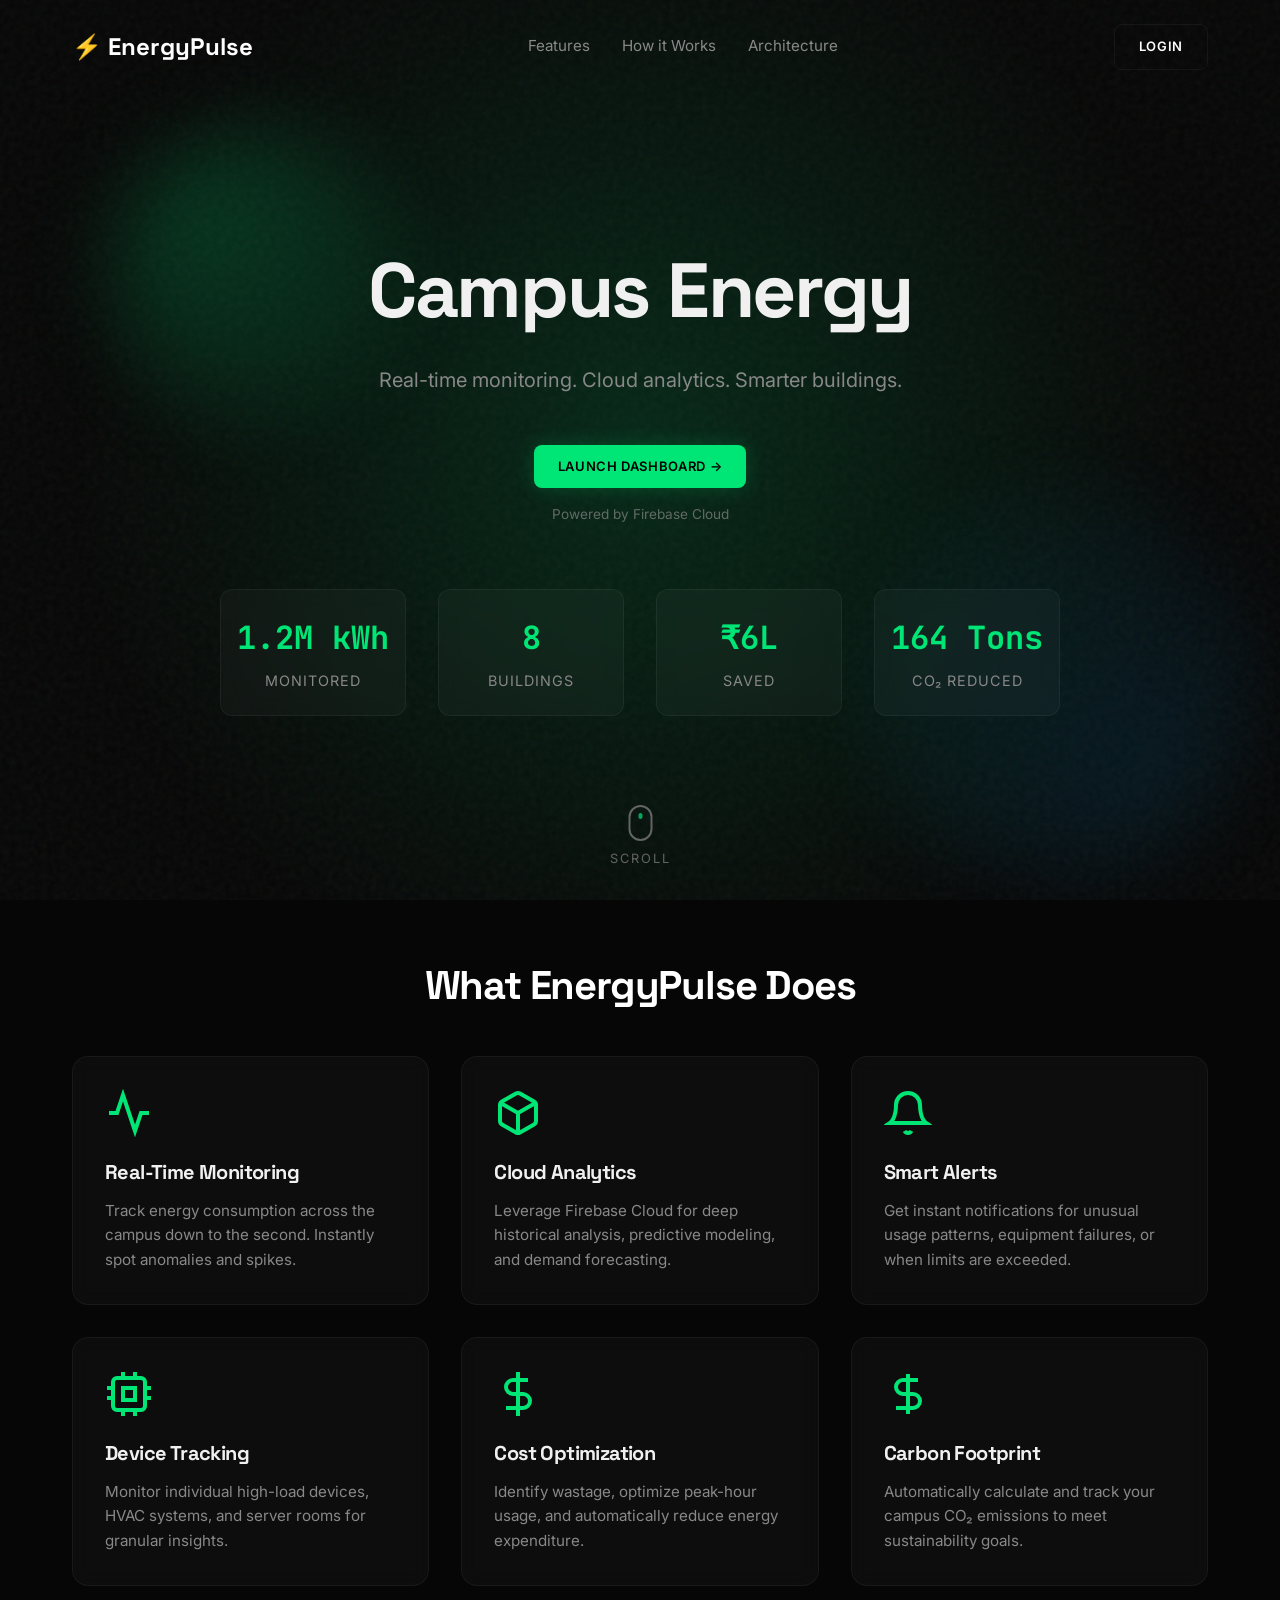
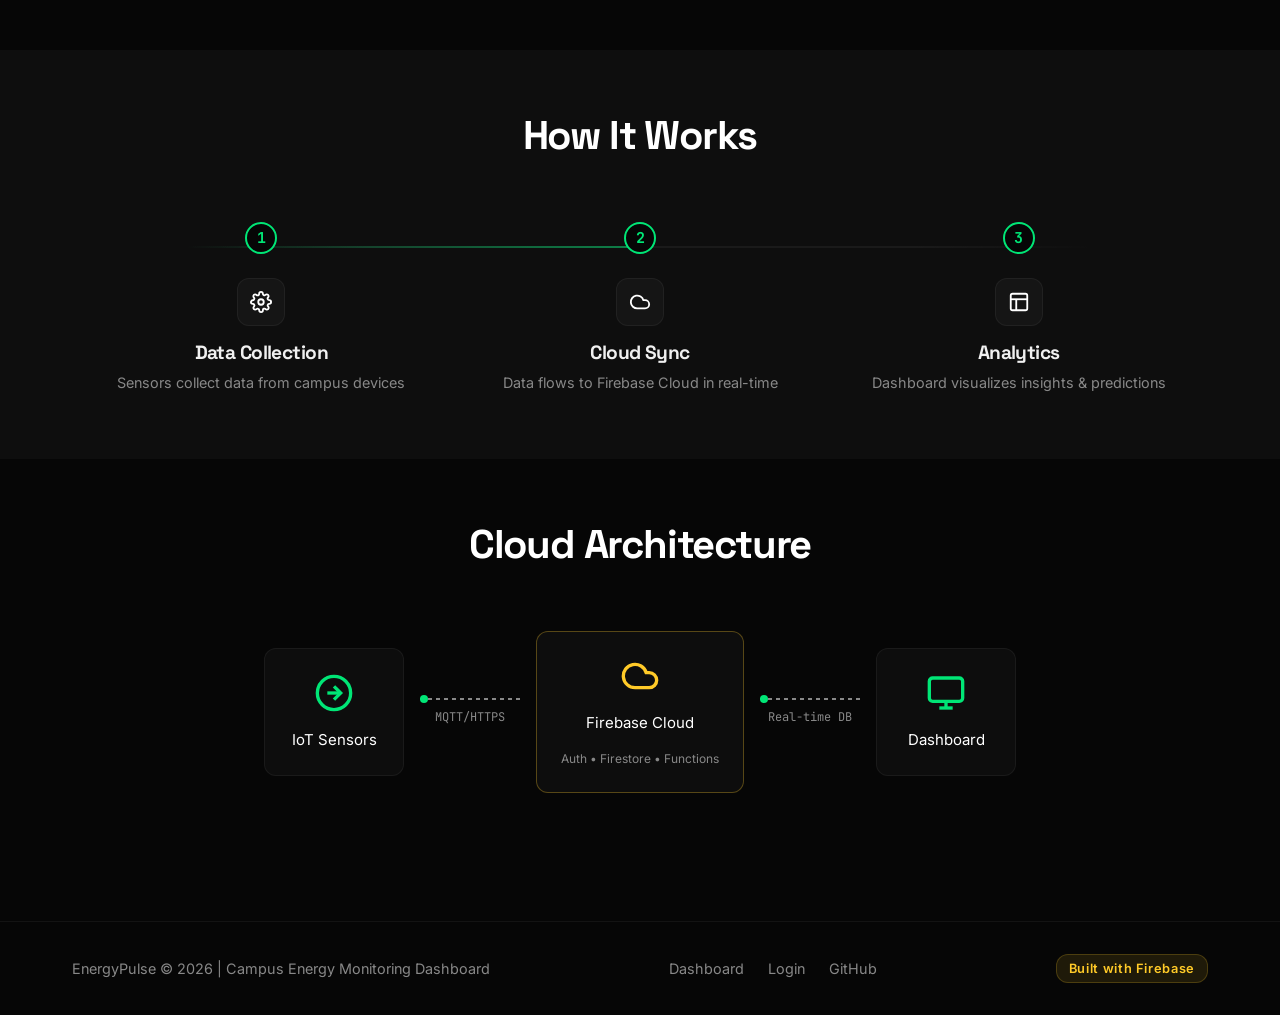
<file: index.html>
<!DOCTYPE html>
<html lang="en">
<head>
    <meta charset="UTF-8">
    <meta name="viewport" content="width=device-width, initial-scale=1.0">
    <title>EnergyPulse - Campus Energy Monitoring</title>
    <meta name="description" content="Real-time campus energy monitoring dashboard powered by Firebase Cloud analytics.">
    <meta property="og:title" content="EnergyPulse - Campus Energy Intelligence">
    <meta property="og:description" content="Smarter buildings with real-time cloud analytics and device tracking.">
    
    <!-- Google Fonts -->
    <link rel="preconnect" href="https://fonts.googleapis.com">
    <link rel="preconnect" href="https://fonts.gstatic.com" crossorigin>
    <link href="https://fonts.googleapis.com/css2?family=Space+Grotesk:wght@400;600;700&family=Inter:wght@300;400;500;600&family=JetBrains+Mono:wght@400;700&display=swap" rel="stylesheet">
    
    <!-- Custom CSS -->
    <link rel="stylesheet" href="css/variables.css">
    <link rel="stylesheet" href="css/base.css">
    <link rel="stylesheet" href="css/landing.css">
</head>
<body>
    <!-- Navigation -->
    <nav class="navbar" id="navbar">
        <div class="nav-container">
            <a href="#" class="logo">⚡ EnergyPulse</a>
            <ul class="nav-links">
                <li><a href="#features">Features</a></li>
                <li><a href="#how-it-works">How it Works</a></li>
                <li><a href="#architecture">Architecture</a></li>
            </ul>
            <a href="login.html" class="btn btn-login">Login</a>
        </div>
    </nav>

    <!-- Hero Section -->
    <section class="hero" id="home">
        <!-- Parallax Backgrounds -->
        <div class="parallax-layer bg-noise"></div>
        <div class="parallax-layer bg-gradient"></div>
        <div class="parallax-layer shapes" id="parallax-shapes">
            <div class="shape shape-1"></div>
            <div class="shape shape-2"></div>
            <div class="shape shape-3"></div>
        </div>

        <div class="hero-content">
            <div class="hero-text">
                <h1 class="typewriter-text" id="typewriter"></h1>
                <p class="subheading">Real-time monitoring. Cloud analytics. Smarter buildings.</p>
                <div class="hero-cta">
                    <a href="login.html" class="btn btn-primary btn-glow">Launch Dashboard &rarr;</a>
                    <span class="powered-by">Powered by Firebase Cloud</span>
                </div>
            </div>

            <!-- Stats Counters -->
            <div class="stats-container">
                <div class="stat-card">
                    <div class="stat-value"><span class="counter" data-target="2.4">0</span>M kWh</div>
                    <div class="stat-label">Monitored</div>
                </div>
                <div class="stat-card">
                    <div class="stat-value"><span class="counter" data-target="15">0</span></div>
                    <div class="stat-label">Buildings</div>
                </div>
                <div class="stat-card">
                    <div class="stat-value">₹<span class="counter" data-target="12">0</span>L</div>
                    <div class="stat-label">Saved</div>
                </div>
                <div class="stat-card">
                    <div class="stat-value"><span class="counter" data-target="340">0</span> Tons</div>
                    <div class="stat-label">CO₂ Reduced</div>
                </div>
            </div>
        </div>
        
        <a href="#features" class="scroll-indicator">
            <div class="mouse"></div>
            <span>Scroll</span>
        </a>
    </section>

    <!-- Features Section -->
    <section class="features" id="features">
        <div class="container">
            <h2 class="section-title reveal">What EnergyPulse Does</h2>
            <div class="features-grid">
                <!-- Card 1 -->
                <div class="feature-card reveal glass-card">
                    <div class="feature-icon">
                        <svg viewBox="0 0 24 24" fill="none" stroke="currentColor" stroke-width="2"><path d="M22 12h-4l-3 9L9 3l-3 9H2"/></svg>
                    </div>
                    <h3>Real-Time Monitoring</h3>
                    <p>Track energy consumption across the campus down to the second. Instantly spot anomalies and spikes.</p>
                </div>
                <!-- Card 2 -->
                <div class="feature-card reveal glass-card" style="transition-delay: 100ms;">
                    <div class="feature-icon">
                        <svg viewBox="0 0 24 24" fill="none" stroke="currentColor" stroke-width="2"><path d="M21 16V8a2 2 0 0 0-1-1.73l-7-4a2 2 0 0 0-2 0l-7 4A2 2 0 0 0 3 8v8a2 2 0 0 0 1 1.73l7 4a2 2 0 0 0 2 0l7-4A2 2 0 0 0 21 16z"></path><polyline points="3.27 6.96 12 12.01 20.73 6.96"></polyline><line x1="12" y1="22.08" x2="12" y2="12"></line></svg>
                    </div>
                    <h3>Cloud Analytics</h3>
                    <p>Leverage Firebase Cloud for deep historical analysis, predictive modeling, and demand forecasting.</p>
                </div>
                <!-- Card 3 -->
                <div class="feature-card reveal glass-card" style="transition-delay: 200ms;">
                    <div class="feature-icon">
                        <svg viewBox="0 0 24 24" fill="none" stroke="currentColor" stroke-width="2"><path d="M18 8A6 6 0 0 0 6 8c0 7-3 9-3 9h18s-3-2-3-9"></path><path d="M13.73 21a2 2 0 0 1-3.46 0"></path></svg>
                    </div>
                    <h3>Smart Alerts</h3>
                    <p>Get instant notifications for unusual usage patterns, equipment failures, or when limits are exceeded.</p>
                </div>
                <!-- Card 4 -->
                <div class="feature-card reveal glass-card" style="transition-delay: 300ms;">
                    <div class="feature-icon">
                        <svg viewBox="0 0 24 24" fill="none" stroke="currentColor" stroke-width="2"><rect x="4" y="4" width="16" height="16" rx="2" ry="2"></rect><rect x="9" y="9" width="6" height="6"></rect><line x1="9" y1="1" x2="9" y2="4"></line><line x1="15" y1="1" x2="15" y2="4"></line><line x1="9" y1="20" x2="9" y2="23"></line><line x1="15" y1="20" x2="15" y2="23"></line><line x1="20" y1="9" x2="23" y2="9"></line><line x1="20" y1="14" x2="23" y2="14"></line><line x1="1" y1="9" x2="4" y2="9"></line><line x1="1" y1="14" x2="4" y2="14"></line></svg>
                    </div>
                    <h3>Device Tracking</h3>
                    <p>Monitor individual high-load devices, HVAC systems, and server rooms for granular insights.</p>
                </div>
                <!-- Card 5 -->
                <div class="feature-card reveal glass-card" style="transition-delay: 400ms;">
                    <div class="feature-icon">
                        <svg viewBox="0 0 24 24" fill="none" stroke="currentColor" stroke-width="2"><line x1="12" y1="1" x2="12" y2="23"></line><path d="M17 5H9.5a3.5 3.5 0 0 0 0 7h5a3.5 3.5 0 0 1 0 7H6"></path></svg>
                    </div>
                    <h3>Cost Optimization</h3>
                    <p>Identify wastage, optimize peak-hour usage, and automatically reduce energy expenditure.</p>
                </div>
                <!-- Card 6 -->
                <div class="feature-card reveal glass-card" style="transition-delay: 500ms;">
                    <div class="feature-icon">
                        <svg viewBox="0 0 24 24" fill="none" stroke="currentColor" stroke-width="2"><path d="M12 2v20M17 5H9.5a3.5 3.5 0 0 0 0 7h5a3.5 3.5 0 0 1 0 7H6"></path></svg>
                    </div>
                    <h3>Carbon Footprint</h3>
                    <p>Automatically calculate and track your campus CO₂ emissions to meet sustainability goals.</p>
                </div>
            </div>
        </div>
    </section>

    <!-- How It Works Section -->
    <section class="how-it-works" id="how-it-works">
        <div class="container">
            <h2 class="section-title reveal">How It Works</h2>
            <div class="timeline">
                <div class="timeline-line"></div>
                <div class="timeline-step reveal">
                    <div class="step-number">1</div>
                    <div class="step-icon">
                        <svg viewBox="0 0 24 24" fill="none" stroke="currentColor" stroke-width="2"><circle cx="12" cy="12" r="3"></circle><path d="M19.4 15a1.65 1.65 0 0 0 .33 1.82l.06.06a2 2 0 0 1 0 2.83 2 2 0 0 1-2.83 0l-.06-.06a1.65 1.65 0 0 0-1.82-.33 1.65 1.65 0 0 0-1 1.51V21a2 2 0 0 1-2 2 2 2 0 0 1-2-2v-.09A1.65 1.65 0 0 0 9 19.4a1.65 1.65 0 0 0-1.82.33l-.06.06a2 2 0 0 1-2.83 0 2 2 0 0 1 0-2.83l.06-.06a1.65 1.65 0 0 0 .33-1.82 1.65 1.65 0 0 0-1.51-1H3a2 2 0 0 1-2-2 2 2 0 0 1 2-2h.09A1.65 1.65 0 0 0 4.6 9a1.65 1.65 0 0 0-.33-1.82l-.06-.06a2 2 0 0 1 0-2.83 2 2 0 0 1 2.83 0l.06.06a1.65 1.65 0 0 0 1.82.33H9a1.65 1.65 0 0 0 1-1.51V3a2 2 0 0 1 2-2 2 2 0 0 1 2 2v.09a1.65 1.65 0 0 0 1 1.51 1.65 1.65 0 0 0 1.82-.33l.06-.06a2 2 0 0 1 2.83 0 2 2 0 0 1 0 2.83l-.06.06a1.65 1.65 0 0 0-.33 1.82V9a1.65 1.65 0 0 0 1.51 1H21a2 2 0 0 1 2 2 2 2 0 0 1-2 2h-.09a1.65 1.65 0 0 0-1.51 1z"></path></svg>
                    </div>
                    <h3>Data Collection</h3>
                    <p>Sensors collect data from campus devices</p>
                </div>
                <div class="timeline-step reveal" style="transition-delay: 200ms;">
                    <div class="step-number">2</div>
                    <div class="step-icon">
                        <svg viewBox="0 0 24 24" fill="none" stroke="currentColor" stroke-width="2"><path d="M17.5 19H9a7 7 0 1 1 6.71-9h1.79a4.5 4.5 0 1 1 0 9Z"></path></svg>
                    </div>
                    <h3>Cloud Sync</h3>
                    <p>Data flows to Firebase Cloud in real-time</p>
                </div>
                <div class="timeline-step reveal" style="transition-delay: 400ms;">
                    <div class="step-number">3</div>
                    <div class="step-icon">
                        <svg viewBox="0 0 24 24" fill="none" stroke="currentColor" stroke-width="2"><rect x="3" y="3" width="18" height="18" rx="2" ry="2"></rect><line x1="3" y1="9" x2="21" y2="9"></line><line x1="9" y1="21" x2="9" y2="9"></line></svg>
                    </div>
                    <h3>Analytics</h3>
                    <p>Dashboard visualizes insights & predictions</p>
                </div>
            </div>
        </div>
    </section>

    <!-- Architecture Section -->
    <section class="architecture" id="architecture">
        <div class="container">
            <h2 class="section-title reveal">Cloud Architecture</h2>
            <div class="arch-diagram reveal">
                <!-- Nodes -->
                <div class="arch-node">
                    <div class="node-icon">
                        <svg viewBox="0 0 24 24" fill="none" stroke="currentColor" stroke-width="2"><circle cx="12" cy="12" r="10"></circle><polyline points="12 16 16 12 12 8"></polyline><line x1="8" y1="12" x2="16" y2="12"></line></svg>
                    </div>
                    <span>IoT Sensors</span>
                </div>
                
                <div class="arch-line">
                    <div class="line-dot"></div>
                    <div class="line-label">MQTT/HTTPS</div>
                </div>

                <div class="arch-node firebase">
                    <div class="node-icon">
                        <svg viewBox="0 0 24 24" fill="none" stroke="currentColor" stroke-width="2"><path d="M17.5 19H9a7 7 0 1 1 6.71-9h1.79a4.5 4.5 0 1 1 0 9Z"></path></svg>
                    </div>
                    <span>Firebase Cloud</span>
                    <div class="node-sub">Auth • Firestore • Functions</div>
                </div>

                <div class="arch-line">
                    <div class="line-dot"></div>
                    <div class="line-label">Real-time DB</div>
                </div>

                <div class="arch-node">
                    <div class="node-icon">
                        <svg viewBox="0 0 24 24" fill="none" stroke="currentColor" stroke-width="2"><rect x="2" y="3" width="20" height="14" rx="2" ry="2"></rect><line x1="8" y1="21" x2="16" y2="21"></line><line x1="12" y1="17" x2="12" y2="21"></line></svg>
                    </div>
                    <span>Dashboard</span>
                </div>
            </div>
        </div>
    </section>

    <!-- Footer -->
    <footer>
        <div class="footer-content">
            <div class="footer-left">
                <p>EnergyPulse &copy; 2026 | Campus Energy Monitoring Dashboard</p>
            </div>
            <div class="footer-links">
                <a href="login.html">Dashboard</a>
                <a href="login.html">Login</a>
                <a href="#">GitHub</a>
            </div>
            <div class="footer-badge">
                <span class="badge">Built with Firebase</span>
            </div>
        </div>
    </footer>

    <!-- Scripts -->
    <script src="js/landing.js"></script>
</body>
</html>
</file>
<file: css/variables.css>
/* ============================================================
   DESIGN TOKENS — EnergyPulse Campus Monitor
   Monochrome base + electric green accent
   ============================================================ */

/* Google Fonts */
@import url('https://fonts.googleapis.com/css2?family=Inter:wght@300;400;500;600;700;800;900&family=Space+Grotesk:wght@400;500;600;700&family=JetBrains+Mono:wght@400;500;600&display=swap');

:root {
  /* ── Color Palette: Monochrome ── */
  --bg-void:        #020202;
  --bg-primary:     #060606;
  --bg-secondary:   #0e0e0e;
  --bg-tertiary:    #161616;
  --bg-elevated:    #1c1c1c;
  --bg-surface:     #242424;

  --text-primary:   #f0f0f0;
  --text-secondary: #a0a0a0;
  --text-tertiary:  #5c5c5c;
  --text-muted:     #3a3a3a;

  --border-subtle:  rgba(255, 255, 255, 0.06);
  --border-light:   rgba(255, 255, 255, 0.10);
  --border-medium:  rgba(255, 255, 255, 0.15);

  /* ── Accent: Electric Green (Energy) ── */
  --accent:         #00e676;
  --accent-light:   #69f0ae;
  --accent-dark:    #00c853;
  --accent-glow:    rgba(0, 230, 118, 0.25);
  --accent-subtle:  rgba(0, 230, 118, 0.08);

  /* ── Semantic Colors ── */
  --color-danger:   #ff5252;
  --color-warning:  #ffab40;
  --color-info:     #40c4ff;
  --color-success:  #00e676;

  --color-danger-subtle:  rgba(255, 82, 82, 0.12);
  --color-warning-subtle: rgba(255, 171, 64, 0.12);
  --color-info-subtle:    rgba(64, 196, 255, 0.12);

  /* ── Chart Colors ── */
  --chart-1:  #00e676;
  --chart-2:  #40c4ff;
  --chart-3:  #ff5252;
  --chart-4:  #ffab40;
  --chart-5:  #7c4dff;
  --chart-6:  #18ffff;
  --chart-7:  #ff4081;
  --chart-8:  #eeff41;

  /* ── Glassmorphism ── */
  --glass-bg:       rgba(255, 255, 255, 0.03);
  --glass-bg-hover: rgba(255, 255, 255, 0.06);
  --glass-border:   rgba(255, 255, 255, 0.08);
  --glass-shadow:   0 8px 32px rgba(0, 0, 0, 0.5);
  --glass-blur:     16px;

  /* ── Typography ── */
  --font-heading:  'Space Grotesk', 'Inter', system-ui, sans-serif;
  --font-body:     'Inter', system-ui, -apple-system, sans-serif;
  --font-mono:     'JetBrains Mono', 'Fira Code', monospace;

  --fs-xs:    0.75rem;    /* 12px */
  --fs-sm:    0.8125rem;  /* 13px */
  --fs-base:  0.9375rem;  /* 15px */
  --fs-md:    1.0625rem;  /* 17px */
  --fs-lg:    1.25rem;    /* 20px */
  --fs-xl:    1.5rem;     /* 24px */
  --fs-2xl:   2rem;       /* 32px */
  --fs-3xl:   2.5rem;     /* 40px */
  --fs-4xl:   3.25rem;    /* 52px */
  --fs-5xl:   4.5rem;     /* 72px */
  --fs-hero:  clamp(3rem, 8vw, 7rem);

  --fw-light:     300;
  --fw-regular:   400;
  --fw-medium:    500;
  --fw-semibold:  600;
  --fw-bold:      700;
  --fw-extrabold: 800;
  --fw-black:     900;

  --lh-tight:   1.1;
  --lh-snug:    1.25;
  --lh-normal:  1.5;
  --lh-relaxed: 1.65;

  --ls-tight:   -0.03em;
  --ls-normal:  0;
  --ls-wide:    0.05em;
  --ls-wider:   0.1em;

  /* ── Spacing ── */
  --space-1:   0.25rem;   /* 4px */
  --space-2:   0.5rem;    /* 8px */
  --space-3:   0.75rem;   /* 12px */
  --space-4:   1rem;      /* 16px */
  --space-5:   1.25rem;   /* 20px */
  --space-6:   1.5rem;    /* 24px */
  --space-8:   2rem;      /* 32px */
  --space-10:  2.5rem;    /* 40px */
  --space-12:  3rem;      /* 48px */
  --space-16:  4rem;      /* 64px */
  --space-20:  5rem;      /* 80px */
  --space-24:  6rem;      /* 96px */

  /* ── Border Radius ── */
  --radius-sm:    6px;
  --radius-md:    10px;
  --radius-lg:    14px;
  --radius-xl:    20px;
  --radius-2xl:   28px;
  --radius-full:  9999px;

  /* ── Shadows ── */
  --shadow-sm:    0 1px 3px rgba(0,0,0,0.4);
  --shadow-md:    0 4px 12px rgba(0,0,0,0.5);
  --shadow-lg:    0 8px 32px rgba(0,0,0,0.6);
  --shadow-xl:    0 16px 48px rgba(0,0,0,0.7);
  --shadow-glow:  0 0 24px var(--accent-glow);

  /* ── Transitions ── */
  --ease-out:   cubic-bezier(0.16, 1, 0.3, 1);
  --ease-in:    cubic-bezier(0.7, 0, 0.84, 0);
  --ease-inout: cubic-bezier(0.65, 0, 0.35, 1);
  --ease-spring: cubic-bezier(0.34, 1.56, 0.64, 1);

  --duration-fast:   150ms;
  --duration-normal: 250ms;
  --duration-slow:   400ms;
  --duration-slower: 700ms;

  /* ── Z-Index Scale ── */
  --z-base:     1;
  --z-dropdown: 100;
  --z-sticky:   200;
  --z-overlay:  300;
  --z-modal:    400;
  --z-toast:    500;
  --z-max:      999;

  /* ── Layout ── */
  --sidebar-width:     260px;
  --sidebar-collapsed:  72px;
  --navbar-height:      64px;
  --max-content:       1400px;
}

/* ── Light Theme Override ── */
[data-theme="light"] {
  --bg-void:        #f5f5f5;
  --bg-primary:     #fafafa;
  --bg-secondary:   #f0f0f0;
  --bg-tertiary:    #e8e8e8;
  --bg-elevated:    #ffffff;
  --bg-surface:     #ffffff;

  --text-primary:   #111111;
  --text-secondary: #555555;
  --text-tertiary:  #888888;
  --text-muted:     #bbbbbb;

  --border-subtle:  rgba(0, 0, 0, 0.06);
  --border-light:   rgba(0, 0, 0, 0.10);
  --border-medium:  rgba(0, 0, 0, 0.15);

  --accent:         #00c853;
  --accent-glow:    rgba(0, 200, 83, 0.20);
  --accent-subtle:  rgba(0, 200, 83, 0.08);

  --glass-bg:       rgba(255, 255, 255, 0.7);
  --glass-bg-hover: rgba(255, 255, 255, 0.85);
  --glass-border:   rgba(0, 0, 0, 0.08);
  --glass-shadow:   0 8px 32px rgba(0, 0, 0, 0.08);

  --shadow-sm:    0 1px 3px rgba(0,0,0,0.06);
  --shadow-md:    0 4px 12px rgba(0,0,0,0.08);
  --shadow-lg:    0 8px 32px rgba(0,0,0,0.10);
  --shadow-xl:    0 16px 48px rgba(0,0,0,0.12);
}
</file>
<file: css/base.css>
/* ============================================================
   BASE STYLES + COMPONENTS + RESPONSIVE
   EnergyPulse Campus Monitor
   ============================================================ */

@import url('./variables.css');

/* ── Reset ── */
*, *::before, *::after {
  margin: 0;
  padding: 0;
  box-sizing: border-box;
}

html {
  font-size: 16px;
  scroll-behavior: smooth;
  -webkit-font-smoothing: antialiased;
  -moz-osx-font-smoothing: grayscale;
  text-rendering: optimizeLegibility;
}

body {
  font-family: var(--font-body);
  font-size: var(--fs-base);
  font-weight: var(--fw-regular);
  line-height: var(--lh-normal);
  color: var(--text-primary);
  background-color: var(--bg-primary);
  overflow-x: hidden;
  min-height: 100vh;
}

/* ── Scrollbar ── */
::-webkit-scrollbar {
  width: 6px;
  height: 6px;
}
::-webkit-scrollbar-track {
  background: var(--bg-secondary);
}
::-webkit-scrollbar-thumb {
  background: var(--text-muted);
  border-radius: var(--radius-full);
}
::-webkit-scrollbar-thumb:hover {
  background: var(--text-tertiary);
}

/* ── Selection ── */
::selection {
  background: var(--accent);
  color: var(--bg-primary);
}

/* ── Focus ── */
:focus-visible {
  outline: 2px solid var(--accent);
  outline-offset: 2px;
}

/* ── Links ── */
a {
  color: var(--accent);
  text-decoration: none;
  transition: color var(--duration-fast) var(--ease-out);
}
a:hover {
  color: var(--accent-light);
}

/* ── Images ── */
img, svg {
  display: block;
  max-width: 100%;
}

/* ── Lists ── */
ul, ol {
  list-style: none;
}

/* ── Typography ── */
h1, h2, h3, h4, h5, h6 {
  font-family: var(--font-heading);
  font-weight: var(--fw-bold);
  line-height: var(--lh-tight);
  letter-spacing: var(--ls-tight);
  color: var(--text-primary);
}
h1 { font-size: var(--fs-4xl); }
h2 { font-size: var(--fs-3xl); }
h3 { font-size: var(--fs-2xl); }
h4 { font-size: var(--fs-xl); }
h5 { font-size: var(--fs-lg); }
h6 { font-size: var(--fs-md); }

p {
  color: var(--text-secondary);
  line-height: var(--lh-relaxed);
}

.mono {
  font-family: var(--font-mono);
}

.text-accent { color: var(--accent); }
.text-secondary { color: var(--text-secondary); }
.text-muted { color: var(--text-tertiary); }

/* ── Buttons ── */
.btn {
  display: inline-flex;
  align-items: center;
  justify-content: center;
  gap: var(--space-2);
  padding: var(--space-3) var(--space-6);
  font-family: var(--font-body);
  font-size: var(--fs-sm);
  font-weight: var(--fw-semibold);
  letter-spacing: var(--ls-wide);
  text-transform: uppercase;
  border: none;
  border-radius: var(--radius-md);
  cursor: pointer;
  transition: all var(--duration-normal) var(--ease-out);
  position: relative;
  overflow: hidden;
  white-space: nowrap;
}

.btn::after {
  content: '';
  position: absolute;
  inset: 0;
  background: linear-gradient(rgba(255,255,255,0.1), transparent);
  opacity: 0;
  transition: opacity var(--duration-fast);
}
.btn:hover::after {
  opacity: 1;
}

.btn-primary {
  background: var(--accent);
  color: var(--bg-primary);
}
.btn-primary:hover {
  background: var(--accent-light);
  box-shadow: var(--shadow-glow);
  transform: translateY(-1px);
}

.btn-secondary {
  background: var(--glass-bg);
  color: var(--text-primary);
  border: 1px solid var(--border-light);
  backdrop-filter: blur(var(--glass-blur));
}
.btn-secondary:hover {
  background: var(--glass-bg-hover);
  border-color: var(--border-medium);
}

.btn-ghost {
  background: transparent;
  color: var(--text-secondary);
}
.btn-ghost:hover {
  color: var(--text-primary);
  background: var(--glass-bg);
}

.btn-danger {
  background: var(--color-danger);
  color: white;
}
.btn-danger:hover {
  background: #ff6e6e;
  transform: translateY(-1px);
}

.btn-sm {
  padding: var(--space-2) var(--space-4);
  font-size: var(--fs-xs);
}

.btn-lg {
  padding: var(--space-4) var(--space-8);
  font-size: var(--fs-base);
  border-radius: var(--radius-lg);
}

.btn-icon {
  width: 40px;
  height: 40px;
  padding: 0;
  border-radius: var(--radius-md);
}

/* ── Glass Card ── */
.card {
  background: var(--glass-bg);
  border: 1px solid var(--glass-border);
  border-radius: var(--radius-lg);
  backdrop-filter: blur(var(--glass-blur));
  -webkit-backdrop-filter: blur(var(--glass-blur));
  transition: all var(--duration-normal) var(--ease-out);
}
.card:hover {
  background: var(--glass-bg-hover);
  border-color: var(--border-light);
  box-shadow: var(--glass-shadow);
}

.card-body {
  padding: var(--space-6);
}

.card-header {
  display: flex;
  align-items: center;
  justify-content: space-between;
  padding: var(--space-4) var(--space-6);
  border-bottom: 1px solid var(--border-subtle);
}

.card-title {
  font-size: var(--fs-sm);
  font-weight: var(--fw-semibold);
  color: var(--text-secondary);
  text-transform: uppercase;
  letter-spacing: var(--ls-wider);
}

/* ── Input Fields ── */
.input-group {
  display: flex;
  flex-direction: column;
  gap: var(--space-2);
}

.input-label {
  font-size: var(--fs-sm);
  font-weight: var(--fw-medium);
  color: var(--text-secondary);
  letter-spacing: var(--ls-wide);
}

.input {
  width: 100%;
  padding: var(--space-3) var(--space-4);
  font-family: var(--font-body);
  font-size: var(--fs-base);
  color: var(--text-primary);
  background: var(--bg-tertiary);
  border: 1px solid var(--border-subtle);
  border-radius: var(--radius-md);
  transition: all var(--duration-fast) var(--ease-out);
}

.input:focus {
  outline: none;
  border-color: var(--accent);
  box-shadow: 0 0 0 3px var(--accent-subtle);
}

.input::placeholder {
  color: var(--text-muted);
}

.select {
  appearance: none;
  background-image: url("data:image/svg+xml,%3Csvg xmlns='http://www.w3.org/2000/svg' width='12' height='12' viewBox='0 0 24 24' fill='none' stroke='%23a0a0a0' stroke-width='2' stroke-linecap='round'%3E%3Cpolyline points='6 9 12 15 18 9'%3E%3C/polyline%3E%3C/svg%3E");
  background-repeat: no-repeat;
  background-position: right 12px center;
  padding-right: 36px;
}

/* ── Badges ── */
.badge {
  display: inline-flex;
  align-items: center;
  gap: var(--space-1);
  padding: var(--space-1) var(--space-3);
  font-size: var(--fs-xs);
  font-weight: var(--fw-semibold);
  border-radius: var(--radius-full);
  letter-spacing: var(--ls-wide);
}

.badge-success {
  background: rgba(0, 230, 118, 0.12);
  color: var(--accent);
}
.badge-danger {
  background: var(--color-danger-subtle);
  color: var(--color-danger);
}
.badge-warning {
  background: var(--color-warning-subtle);
  color: var(--color-warning);
}
.badge-info {
  background: var(--color-info-subtle);
  color: var(--color-info);
}

/* ── Live Indicator ── */
.live-dot {
  width: 8px;
  height: 8px;
  background: var(--accent);
  border-radius: 50%;
  animation: pulse-dot 2s infinite;
  box-shadow: 0 0 8px var(--accent-glow);
}

@keyframes pulse-dot {
  0%, 100% { opacity: 1; transform: scale(1); }
  50% { opacity: 0.5; transform: scale(0.8); }
}

/* ── Toast / Notification ── */
.toast-container {
  position: fixed;
  top: var(--space-6);
  right: var(--space-6);
  z-index: var(--z-toast);
  display: flex;
  flex-direction: column;
  gap: var(--space-3);
  pointer-events: none;
}

.toast {
  display: flex;
  align-items: center;
  gap: var(--space-3);
  padding: var(--space-3) var(--space-5);
  background: var(--bg-elevated);
  border: 1px solid var(--border-light);
  border-radius: var(--radius-md);
  box-shadow: var(--shadow-lg);
  pointer-events: all;
  animation: toast-in 0.4s var(--ease-spring);
  max-width: 400px;
}

.toast.toast-out {
  animation: toast-out 0.3s var(--ease-in) forwards;
}

.toast-icon {
  font-size: var(--fs-lg);
  flex-shrink: 0;
}

.toast-message {
  font-size: var(--fs-sm);
  color: var(--text-primary);
}

@keyframes toast-in {
  from { transform: translateX(100%); opacity: 0; }
  to   { transform: translateX(0); opacity: 1; }
}
@keyframes toast-out {
  from { transform: translateX(0); opacity: 1; }
  to   { transform: translateX(100%); opacity: 0; }
}

/* ── Modal ── */
.modal-overlay {
  position: fixed;
  inset: 0;
  background: rgba(0, 0, 0, 0.7);
  backdrop-filter: blur(4px);
  z-index: var(--z-modal);
  display: flex;
  align-items: center;
  justify-content: center;
  padding: var(--space-6);
  opacity: 0;
  visibility: hidden;
  transition: all var(--duration-normal) var(--ease-out);
}
.modal-overlay.active {
  opacity: 1;
  visibility: visible;
}

.modal {
  background: var(--bg-elevated);
  border: 1px solid var(--border-light);
  border-radius: var(--radius-xl);
  box-shadow: var(--shadow-xl);
  width: 100%;
  max-width: 520px;
  max-height: 85vh;
  overflow-y: auto;
  transform: scale(0.95) translateY(20px);
  transition: transform var(--duration-normal) var(--ease-spring);
}
.modal-overlay.active .modal {
  transform: scale(1) translateY(0);
}

.modal-header {
  display: flex;
  align-items: center;
  justify-content: space-between;
  padding: var(--space-5) var(--space-6);
  border-bottom: 1px solid var(--border-subtle);
}
.modal-header h3 {
  font-size: var(--fs-lg);
}

.modal-body {
  padding: var(--space-6);
}

.modal-footer {
  display: flex;
  justify-content: flex-end;
  gap: var(--space-3);
  padding: var(--space-4) var(--space-6);
  border-top: 1px solid var(--border-subtle);
}

/* ── Table ── */
.table-container {
  overflow-x: auto;
  border-radius: var(--radius-lg);
  border: 1px solid var(--border-subtle);
}

table {
  width: 100%;
  border-collapse: collapse;
}

thead th {
  padding: var(--space-3) var(--space-4);
  font-size: var(--fs-xs);
  font-weight: var(--fw-semibold);
  text-transform: uppercase;
  letter-spacing: var(--ls-wider);
  color: var(--text-tertiary);
  text-align: left;
  background: var(--bg-tertiary);
  border-bottom: 1px solid var(--border-subtle);
}

tbody td {
  padding: var(--space-3) var(--space-4);
  font-size: var(--fs-sm);
  color: var(--text-secondary);
  border-bottom: 1px solid var(--border-subtle);
}

tbody tr {
  transition: background var(--duration-fast);
}
tbody tr:hover {
  background: var(--glass-bg);
}

tbody tr:last-child td {
  border-bottom: none;
}

/* ── Tooltip ── */
[data-tooltip] {
  position: relative;
}
[data-tooltip]::after {
  content: attr(data-tooltip);
  position: absolute;
  bottom: calc(100% + 8px);
  left: 50%;
  transform: translateX(-50%) translateY(4px);
  padding: var(--space-1) var(--space-3);
  font-size: var(--fs-xs);
  font-weight: var(--fw-medium);
  color: var(--text-primary);
  background: var(--bg-surface);
  border: 1px solid var(--border-light);
  border-radius: var(--radius-sm);
  white-space: nowrap;
  opacity: 0;
  pointer-events: none;
  transition: all var(--duration-fast) var(--ease-out);
  z-index: var(--z-dropdown);
}
[data-tooltip]:hover::after {
  opacity: 1;
  transform: translateX(-50%) translateY(0);
}

/* ── Progress Bar ── */
.progress-bar {
  width: 100%;
  height: 6px;
  background: var(--bg-tertiary);
  border-radius: var(--radius-full);
  overflow: hidden;
}
.progress-fill {
  height: 100%;
  background: var(--accent);
  border-radius: var(--radius-full);
  transition: width 0.6s var(--ease-out);
}

/* ── Loading Spinner ── */
.spinner {
  width: 32px;
  height: 32px;
  border: 3px solid var(--border-light);
  border-top-color: var(--accent);
  border-radius: 50%;
  animation: spin 0.8s linear infinite;
}

@keyframes spin {
  to { transform: rotate(360deg); }
}

/* ── Divider ── */
.divider {
  height: 1px;
  background: var(--border-subtle);
  margin: var(--space-6) 0;
}

.divider-text {
  display: flex;
  align-items: center;
  gap: var(--space-4);
  color: var(--text-muted);
  font-size: var(--fs-xs);
  text-transform: uppercase;
  letter-spacing: var(--ls-wider);
}
.divider-text::before,
.divider-text::after {
  content: '';
  flex: 1;
  height: 1px;
  background: var(--border-subtle);
}

/* ── Scroll Reveal Animations ── */
.reveal {
  opacity: 0;
  transform: translateY(30px);
  transition: opacity 0.7s var(--ease-out), transform 0.7s var(--ease-out);
}
.reveal.visible {
  opacity: 1;
  transform: translateY(0);
}

.reveal-left {
  opacity: 0;
  transform: translateX(-40px);
  transition: opacity 0.7s var(--ease-out), transform 0.7s var(--ease-out);
}
.reveal-left.visible {
  opacity: 1;
  transform: translateX(0);
}

.reveal-right {
  opacity: 0;
  transform: translateX(40px);
  transition: opacity 0.7s var(--ease-out), transform 0.7s var(--ease-out);
}
.reveal-right.visible {
  opacity: 1;
  transform: translateX(0);
}

.reveal-scale {
  opacity: 0;
  transform: scale(0.9);
  transition: opacity 0.7s var(--ease-out), transform 0.7s var(--ease-out);
}
.reveal-scale.visible {
  opacity: 1;
  transform: scale(1);
}

/* Stagger children */
.stagger > * {
  opacity: 0;
  transform: translateY(20px);
  transition: opacity 0.5s var(--ease-out), transform 0.5s var(--ease-out);
}
.stagger.visible > *:nth-child(1) { transition-delay: 0.05s; }
.stagger.visible > *:nth-child(2) { transition-delay: 0.10s; }
.stagger.visible > *:nth-child(3) { transition-delay: 0.15s; }
.stagger.visible > *:nth-child(4) { transition-delay: 0.20s; }
.stagger.visible > *:nth-child(5) { transition-delay: 0.25s; }
.stagger.visible > *:nth-child(6) { transition-delay: 0.30s; }
.stagger.visible > *:nth-child(7) { transition-delay: 0.35s; }
.stagger.visible > *:nth-child(8) { transition-delay: 0.40s; }
.stagger.visible > * {
  opacity: 1;
  transform: translateY(0);
}

/* ── Utility Classes ── */
.flex { display: flex; }
.flex-col { flex-direction: column; }
.items-center { align-items: center; }
.justify-center { justify-content: center; }
.justify-between { justify-content: space-between; }
.gap-1 { gap: var(--space-1); }
.gap-2 { gap: var(--space-2); }
.gap-3 { gap: var(--space-3); }
.gap-4 { gap: var(--space-4); }
.gap-6 { gap: var(--space-6); }
.gap-8 { gap: var(--space-8); }
.w-full { width: 100%; }
.text-center { text-align: center; }
.hidden { display: none !important; }
.sr-only {
  position: absolute;
  width: 1px; height: 1px;
  padding: 0; margin: -1px;
  overflow: hidden;
  clip: rect(0,0,0,0);
  white-space: nowrap;
  border: 0;
}

/* ── Responsive ── */
@media (max-width: 1280px) {
  :root {
    --fs-hero: clamp(2.5rem, 6vw, 5rem);
    --fs-4xl: 2.75rem;
    --fs-3xl: 2rem;
  }
}

@media (max-width: 1024px) {
  :root {
    --sidebar-width: 220px;
  }
}

@media (max-width: 768px) {
  :root {
    --fs-hero: clamp(2rem, 5vw, 3.5rem);
    --fs-4xl: 2.25rem;
    --fs-3xl: 1.75rem;
    --fs-2xl: 1.5rem;
  }
  
  .hide-mobile { display: none !important; }
}

@media (max-width: 480px) {
  :root {
    --fs-hero: 2rem;
    --fs-4xl: 1.75rem;
    --fs-3xl: 1.5rem;
    --fs-2xl: 1.25rem;
  }

  .card-body {
    padding: var(--space-4);
  }
}
</file>
<file: css/landing.css>
/* landing.css - EnergyPulse Landing Page Styles */
:root {
    /* Assuming fallback for variables if not loaded */
    --bg-primary: #060606;
    --bg-secondary: #0e0e0e;
    --accent: #00e676;
    --text-main: #ffffff;
    --text-muted: #888888;
    --font-heading: 'Space Grotesk', sans-serif;
    --font-body: 'Inter', sans-serif;
    --font-mono: 'JetBrains Mono', monospace;
    --glass-bg: rgba(255, 255, 255, 0.03);
    --glass-border: rgba(255, 255, 255, 0.05);
}

body {
    margin: 0;
    font-family: var(--font-body);
    background-color: var(--bg-primary);
    color: var(--text-main);
    overflow-x: hidden;
    scroll-behavior: smooth;
}

h1, h2, h3 {
    font-family: var(--font-heading);
    margin: 0;
}

/* Typography */
.section-title {
    font-size: 2.5rem;
    text-align: center;
    margin-bottom: 3rem;
    color: var(--text-main);
}

.container {
    max-width: 1200px;
    margin: 0 auto;
    padding: 4rem 2rem;
}

/* Animations */
.reveal {
    opacity: 0;
    transform: translateY(30px);
    transition: opacity 0.8s ease-out, transform 0.8s ease-out;
}
.reveal.visible {
    opacity: 1;
    transform: translateY(0);
}

/* Glassmorphism */
.glass-card {
    background: var(--glass-bg);
    backdrop-filter: blur(10px);
    -webkit-backdrop-filter: blur(10px);
    border: 1px solid var(--glass-border);
    border-radius: 16px;
    padding: 2rem;
}

/* Navigation */
.navbar {
    position: fixed;
    top: 0;
    width: 100%;
    z-index: 100;
    transition: background 0.3s ease, backdrop-filter 0.3s ease;
    padding: 1.5rem 0;
}
.navbar.scrolled {
    background: rgba(6, 6, 6, 0.85);
    backdrop-filter: blur(12px);
    -webkit-backdrop-filter: blur(12px);
    padding: 1rem 0;
    border-bottom: 1px solid var(--glass-border);
}
.nav-container {
    max-width: 1200px;
    margin: 0 auto;
    display: flex;
    justify-content: space-between;
    align-items: center;
    padding: 0 2rem;
}
.logo {
    font-family: var(--font-heading);
    font-size: 1.5rem;
    font-weight: 700;
    color: var(--text-main);
    text-decoration: none;
    display: flex;
    align-items: center;
    gap: 0.5rem;
}
.nav-links {
    list-style: none;
    display: flex;
    gap: 2rem;
    margin: 0;
    padding: 0;
}
.nav-links a {
    color: var(--text-muted);
    text-decoration: none;
    font-size: 0.95rem;
    transition: color 0.3s ease;
}
.nav-links a:hover {
    color: var(--accent);
}
.btn {
    display: inline-block;
    padding: 0.75rem 1.5rem;
    border-radius: 8px;
    text-decoration: none;
    font-weight: 600;
    transition: all 0.3s ease;
}
.btn-login {
    background: transparent;
    border: 1px solid var(--glass-border);
    color: var(--text-main);
}
.btn-login:hover {
    background: var(--glass-bg);
    border-color: var(--text-muted);
}
.btn-primary {
    background: var(--accent);
    color: #000;
    border: none;
}
.btn-glow {
    box-shadow: 0 0 20px rgba(0, 230, 118, 0.2);
}
.btn-glow:hover {
    box-shadow: 0 0 30px rgba(0, 230, 118, 0.4);
    transform: translateY(-2px);
}

/* Hero Section */
.hero {
    position: relative;
    height: 100vh;
    display: flex;
    align-items: center;
    justify-content: center;
    overflow: hidden;
}
.parallax-layer {
    position: absolute;
    top: -10%;
    left: -10%;
    width: 120%;
    height: 120%;
    pointer-events: none;
}
.bg-noise {
    background-image: url("data:image/svg+xml,%3Csvg viewBox='0 0 200 200' xmlns='http://www.w3.org/2000/svg'%3E%3Cfilter id='noiseFilter'%3E%3CfeTurbulence type='fractalNoise' baseFrequency='0.85' numOctaves='3' stitchTiles='stitch'/%3E%3C/filter%3E%3Crect width='100%25' height='100%25' filter='url(%23noiseFilter)'/%3E%3C/svg%3E");
    opacity: 0.05;
    z-index: 1;
}
.bg-gradient {
    background: radial-gradient(circle at 50% 50%, rgba(0, 230, 118, 0.15) 0%, transparent 60%);
    z-index: 2;
}
.shapes {
    z-index: 3;
}
.shape {
    position: absolute;
    border-radius: 50%;
    background: radial-gradient(circle at 30% 30%, rgba(0, 230, 118, 0.2), transparent);
    filter: blur(40px);
}
.shape-1 {
    width: 300px;
    height: 300px;
    top: 20%;
    left: 15%;
}
.shape-2 {
    width: 400px;
    height: 400px;
    bottom: 10%;
    right: 10%;
    background: radial-gradient(circle at 70% 70%, rgba(0, 180, 255, 0.1), transparent);
}
.hero-content {
    position: relative;
    z-index: 10;
    text-align: center;
    max-width: 1000px;
    padding: 0 2rem;
    margin-top: 4rem;
}
.hero-text h1 {
    font-size: clamp(3rem, 6vw, 5.5rem);
    line-height: 1.1;
    margin-bottom: 1.5rem;
    min-height: 1.2em; /* For typewriter */
}
.hero-text .subheading {
    font-size: 1.25rem;
    color: var(--text-muted);
    margin-bottom: 3rem;
    max-width: 600px;
    margin-left: auto;
    margin-right: auto;
}
.hero-cta {
    display: flex;
    flex-direction: column;
    align-items: center;
    gap: 1rem;
    margin-bottom: 4rem;
}
.powered-by {
    font-size: 0.85rem;
    color: var(--text-muted);
    opacity: 0.7;
}

/* Stats */
.stats-container {
    display: grid;
    grid-template-columns: repeat(4, 1fr);
    gap: 2rem;
    margin-top: 2rem;
}
.stat-card {
    background: var(--glass-bg);
    border: 1px solid var(--glass-border);
    border-radius: 12px;
    padding: 1.5rem 1rem;
    backdrop-filter: blur(10px);
}
.stat-value {
    font-family: var(--font-mono);
    font-size: 2rem;
    font-weight: 700;
    color: var(--accent);
    margin-bottom: 0.5rem;
}
.stat-label {
    font-size: 0.9rem;
    color: var(--text-muted);
    text-transform: uppercase;
    letter-spacing: 1px;
}

/* Scroll Indicator */
.scroll-indicator {
    position: absolute;
    bottom: 2rem;
    left: 50%;
    transform: translateX(-50%);
    z-index: 10;
    display: flex;
    flex-direction: column;
    align-items: center;
    gap: 0.5rem;
    color: var(--text-muted);
    text-decoration: none;
    font-size: 0.8rem;
    text-transform: uppercase;
    letter-spacing: 2px;
    opacity: 0.7;
    transition: opacity 0.3s;
}
.scroll-indicator:hover {
    opacity: 1;
}
.mouse {
    width: 24px;
    height: 36px;
    border: 2px solid var(--text-muted);
    border-radius: 12px;
    position: relative;
}
.mouse::before {
    content: '';
    position: absolute;
    top: 6px;
    left: 50%;
    transform: translateX(-50%);
    width: 4px;
    height: 6px;
    background: var(--accent);
    border-radius: 2px;
    animation: scroll 1.5s infinite;
}
@keyframes scroll {
    0% { transform: translate(-50%, 0); opacity: 1; }
    100% { transform: translate(-50%, 12px); opacity: 0; }
}

/* Features */
.features-grid {
    display: grid;
    grid-template-columns: repeat(3, 1fr);
    gap: 2rem;
}
.feature-card {
    transition: transform 0.3s ease, border-color 0.3s ease;
}
.feature-card:hover {
    transform: translateY(-5px);
    border-color: rgba(0, 230, 118, 0.3);
}
.feature-icon {
    width: 48px;
    height: 48px;
    color: var(--accent);
    margin-bottom: 1.5rem;
}
.feature-card h3 {
    font-size: 1.25rem;
    margin-bottom: 1rem;
}
.feature-card p {
    color: var(--text-muted);
    line-height: 1.6;
    font-size: 0.95rem;
}

/* How It Works */
.how-it-works {
    background-color: var(--bg-secondary);
}
.timeline {
    position: relative;
    display: flex;
    justify-content: space-between;
    margin-top: 4rem;
}
.timeline-line {
    position: absolute;
    top: 24px;
    left: 10%;
    right: 10%;
    height: 2px;
    background: linear-gradient(90deg, transparent, var(--glass-border) 20%, var(--glass-border) 80%, transparent);
    z-index: 1;
}
.timeline-line::after {
    content: '';
    position: absolute;
    top: 0;
    left: 0;
    height: 100%;
    width: 50%;
    background: linear-gradient(90deg, transparent, var(--accent));
    animation: flowLine 3s infinite linear;
    opacity: 0.5;
}
@keyframes flowLine {
    0% { transform: translateX(-100%); }
    100% { transform: translateX(200%); }
}
.timeline-step {
    position: relative;
    z-index: 2;
    text-align: center;
    flex: 1;
    padding: 0 1rem;
}
.step-number {
    width: 32px;
    height: 32px;
    background: var(--bg-primary);
    border: 2px solid var(--accent);
    color: var(--accent);
    border-radius: 50%;
    display: flex;
    align-items: center;
    justify-content: center;
    font-weight: 700;
    margin: 0 auto 1.5rem;
    font-family: var(--font-mono);
}
.step-icon {
    width: 48px;
    height: 48px;
    margin: 0 auto 1rem;
    color: var(--text-main);
    background: var(--glass-bg);
    padding: 12px;
    border-radius: 12px;
    border: 1px solid var(--glass-border);
}
.timeline-step h3 {
    font-size: 1.2rem;
    margin-bottom: 0.5rem;
}
.timeline-step p {
    color: var(--text-muted);
    font-size: 0.9rem;
}

/* Architecture */
.arch-diagram {
    display: flex;
    align-items: center;
    justify-content: center;
    flex-wrap: wrap;
    gap: 1rem;
    margin-top: 4rem;
}
.arch-node {
    background: var(--glass-bg);
    border: 1px solid var(--glass-border);
    padding: 1.5rem;
    border-radius: 12px;
    display: flex;
    flex-direction: column;
    align-items: center;
    gap: 1rem;
    min-width: 140px;
    text-align: center;
}
.arch-node.firebase {
    border-color: rgba(255, 202, 40, 0.3); /* Firebase yellow hint */
}
.node-icon {
    width: 40px;
    height: 40px;
    color: var(--accent);
}
.arch-node.firebase .node-icon {
    color: #ffca28;
}
.node-sub {
    font-size: 0.75rem;
    color: var(--text-muted);
}
.arch-line {
    display: flex;
    flex-direction: column;
    align-items: center;
    position: relative;
    width: 100px;
}
.arch-line .line-dot {
    width: 100%;
    height: 2px;
    background: repeating-linear-gradient(90deg, var(--text-muted) 0, var(--text-muted) 4px, transparent 4px, transparent 8px);
    margin-bottom: 0.5rem;
    position: relative;
}
.arch-line .line-dot::after {
    content: '';
    position: absolute;
    top: -3px;
    left: 0;
    width: 8px;
    height: 8px;
    background: var(--accent);
    border-radius: 50%;
    animation: moveDot 2s infinite linear;
}
@keyframes moveDot {
    0% { left: 0; opacity: 0; }
    10% { opacity: 1; }
    90% { opacity: 1; }
    100% { left: 100%; opacity: 0; }
}
.line-label {
    font-size: 0.75rem;
    color: var(--text-muted);
    font-family: var(--font-mono);
}

/* Footer */
footer {
    border-top: 1px solid var(--glass-border);
    padding: 2rem 0;
    margin-top: 4rem;
}
.footer-content {
    max-width: 1200px;
    margin: 0 auto;
    padding: 0 2rem;
    display: flex;
    justify-content: space-between;
    align-items: center;
    flex-wrap: wrap;
    gap: 1.5rem;
}
.footer-left p {
    color: var(--text-muted);
    font-size: 0.9rem;
    margin: 0;
}
.footer-links {
    display: flex;
    gap: 1.5rem;
}
.footer-links a {
    color: var(--text-muted);
    text-decoration: none;
    font-size: 0.9rem;
    transition: color 0.3s;
}
.footer-links a:hover {
    color: var(--accent);
}
.badge {
    font-size: 0.8rem;
    background: rgba(255, 202, 40, 0.1);
    color: #ffca28;
    padding: 0.25rem 0.75rem;
    border-radius: 12px;
    border: 1px solid rgba(255, 202, 40, 0.2);
}

/* Responsive */
@media (max-width: 992px) {
    .stats-container {
        grid-template-columns: repeat(2, 1fr);
    }
    .features-grid {
        grid-template-columns: repeat(2, 1fr);
    }
    .arch-diagram {
        flex-direction: column;
    }
    .arch-line {
        width: 2px;
        height: 60px;
    }
    .arch-line .line-dot {
        width: 2px;
        height: 100%;
        background: repeating-linear-gradient(180deg, var(--text-muted) 0, var(--text-muted) 4px, transparent 4px, transparent 8px);
    }
    .arch-line .line-dot::after {
        top: 0;
        left: -3px;
        animation: moveDotVert 2s infinite linear;
    }
    @keyframes moveDotVert {
        0% { top: 0; opacity: 0; }
        10% { opacity: 1; }
        90% { opacity: 1; }
        100% { top: 100%; opacity: 0; }
    }
    .line-label {
        position: absolute;
        left: 15px;
        top: 50%;
        transform: translateY(-50%);
        white-space: nowrap;
    }
}

@media (max-width: 768px) {
    .nav-links {
        display: none;
    }
    .hero-text h1 {
        font-size: 2.5rem;
    }
    .features-grid {
        grid-template-columns: 1fr;
    }
    .timeline {
        flex-direction: column;
        gap: 2rem;
    }
    .timeline-line {
        top: 0;
        bottom: 0;
        left: 24px;
        width: 2px;
        height: 100%;
        background: linear-gradient(180deg, transparent, var(--glass-border) 20%, var(--glass-border) 80%, transparent);
    }
    .timeline-line::after {
        width: 100%;
        height: 50%;
        background: linear-gradient(180deg, transparent, var(--accent));
        animation: flowLineVert 3s infinite linear;
    }
    @keyframes flowLineVert {
        0% { transform: translateY(-100%); }
        100% { transform: translateY(200%); }
    }
    .timeline-step {
        display: flex;
        align-items: flex-start;
        text-align: left;
        gap: 1.5rem;
    }
    .step-number {
        margin: 0;
        flex-shrink: 0;
        position: relative;
        z-index: 2;
    }
    .step-icon {
        margin: 0 0 1rem 0;
    }
    .footer-content {
        flex-direction: column;
        text-align: center;
    }
}
</file>
